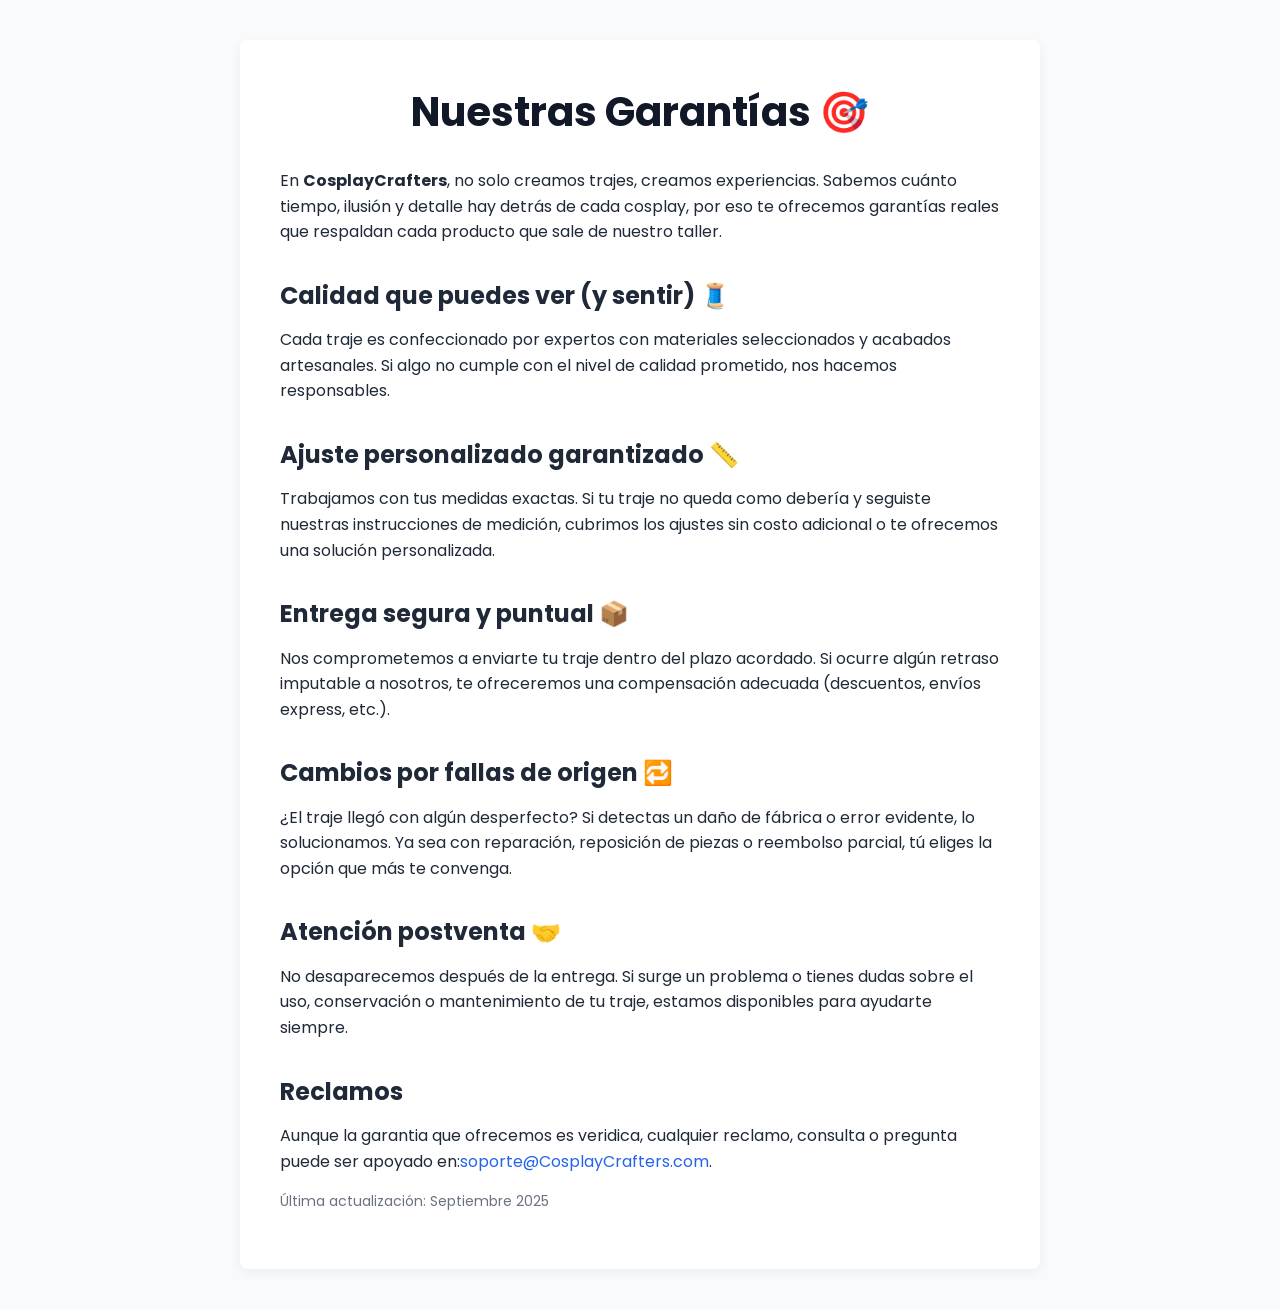
<file: Garantias.html>
<!DOCTYPE html>
<html lang="es">
<head>
    <meta charset="UTF-8">
    <meta name="viewport" content="width=device-width, initial-scale=1.0">
    <title>Política de Privacidad - EduTec</title>
    <link rel="stylesheet" href="index.html"> 
    <link rel="stylesheet" href="garantias.css">
    <link rel="stylesheet" href="https://fonts.googleapis.com/css2?family=Poppins:wght@300;400;500;600;700&display=swap">

</head>
<body>
    <main class="container mx-auto px-4 py-12 text-gray-800">
        <h1 class="text-3xl font-bold mb-6" align="center"> Nuestras Garantías 🎯</h1>

        <p class="mb-4">En <strong>CosplayCrafters</strong>, no solo creamos trajes, creamos experiencias. Sabemos cuánto tiempo, ilusión y detalle hay detrás de cada cosplay, por eso te ofrecemos garantías reales que respaldan cada producto que sale de nuestro taller.</p>

        <h2 class="text-2xl font-semibold mt-6 mb-2"> Calidad que puedes ver (y sentir) 🧵</h2>
         <p> Cada traje es confeccionado por expertos con materiales seleccionados y acabados artesanales. Si algo no cumple con el nivel de calidad prometido, nos hacemos responsables.</p>
        
         <h2 class="text-2xl font-semibold mt-6 mb-2"> Ajuste personalizado garantizado 📏</h2>
        <p class="mb-4"> Trabajamos con tus medidas exactas. Si tu traje no queda como debería y seguiste nuestras instrucciones de medición, cubrimos los ajustes sin costo adicional o te ofrecemos una solución personalizada.</p>

        <h2 class="text-2xl font-semibold mt-6 mb-2">  Entrega segura y puntual 📦</h2>
        <p class="mb-4">Nos comprometemos a enviarte tu traje dentro del plazo acordado. Si ocurre algún retraso imputable a nosotros, te ofreceremos una compensación adecuada (descuentos, envíos express, etc.).</p>

        
        <h2 class="text-2xl font-semibold mt-6 mb-2"> Cambios por fallas de origen 🔁</h2>
        <p class="mb-4"> ¿El traje llegó con algún desperfecto? Si detectas un daño de fábrica o error evidente, lo solucionamos. Ya sea con reparación, reposición de piezas o reembolso parcial, tú eliges la opción que más te convenga.</p>

        <h2 class="text-2xl font-semibold mt-6 mb-2"> Atención postventa 🤝</h2>
        <p class="mb-4">No desaparecemos después de la entrega. Si surge un problema o tienes dudas sobre el uso, conservación o mantenimiento de tu traje, estamos disponibles para ayudarte siempre.</p>

        <h2 class="text-2xl font-semibold mt-6 mb-2">Reclamos</h2>
        <p>Aunque la garantia que ofrecemos es veridica, cualquier reclamo, consulta o pregunta puede ser apoyado en:<a href="mailto:soporte@CosplayCrafters.com" class="text-blue-600">soporte@CosplayCrafters.com</a>.</p>

        

        <p class="mt-6 text-sm text-gray-500">Última actualización: Septiembre 2025</p>
    </main>
</body>
</html>
</file>
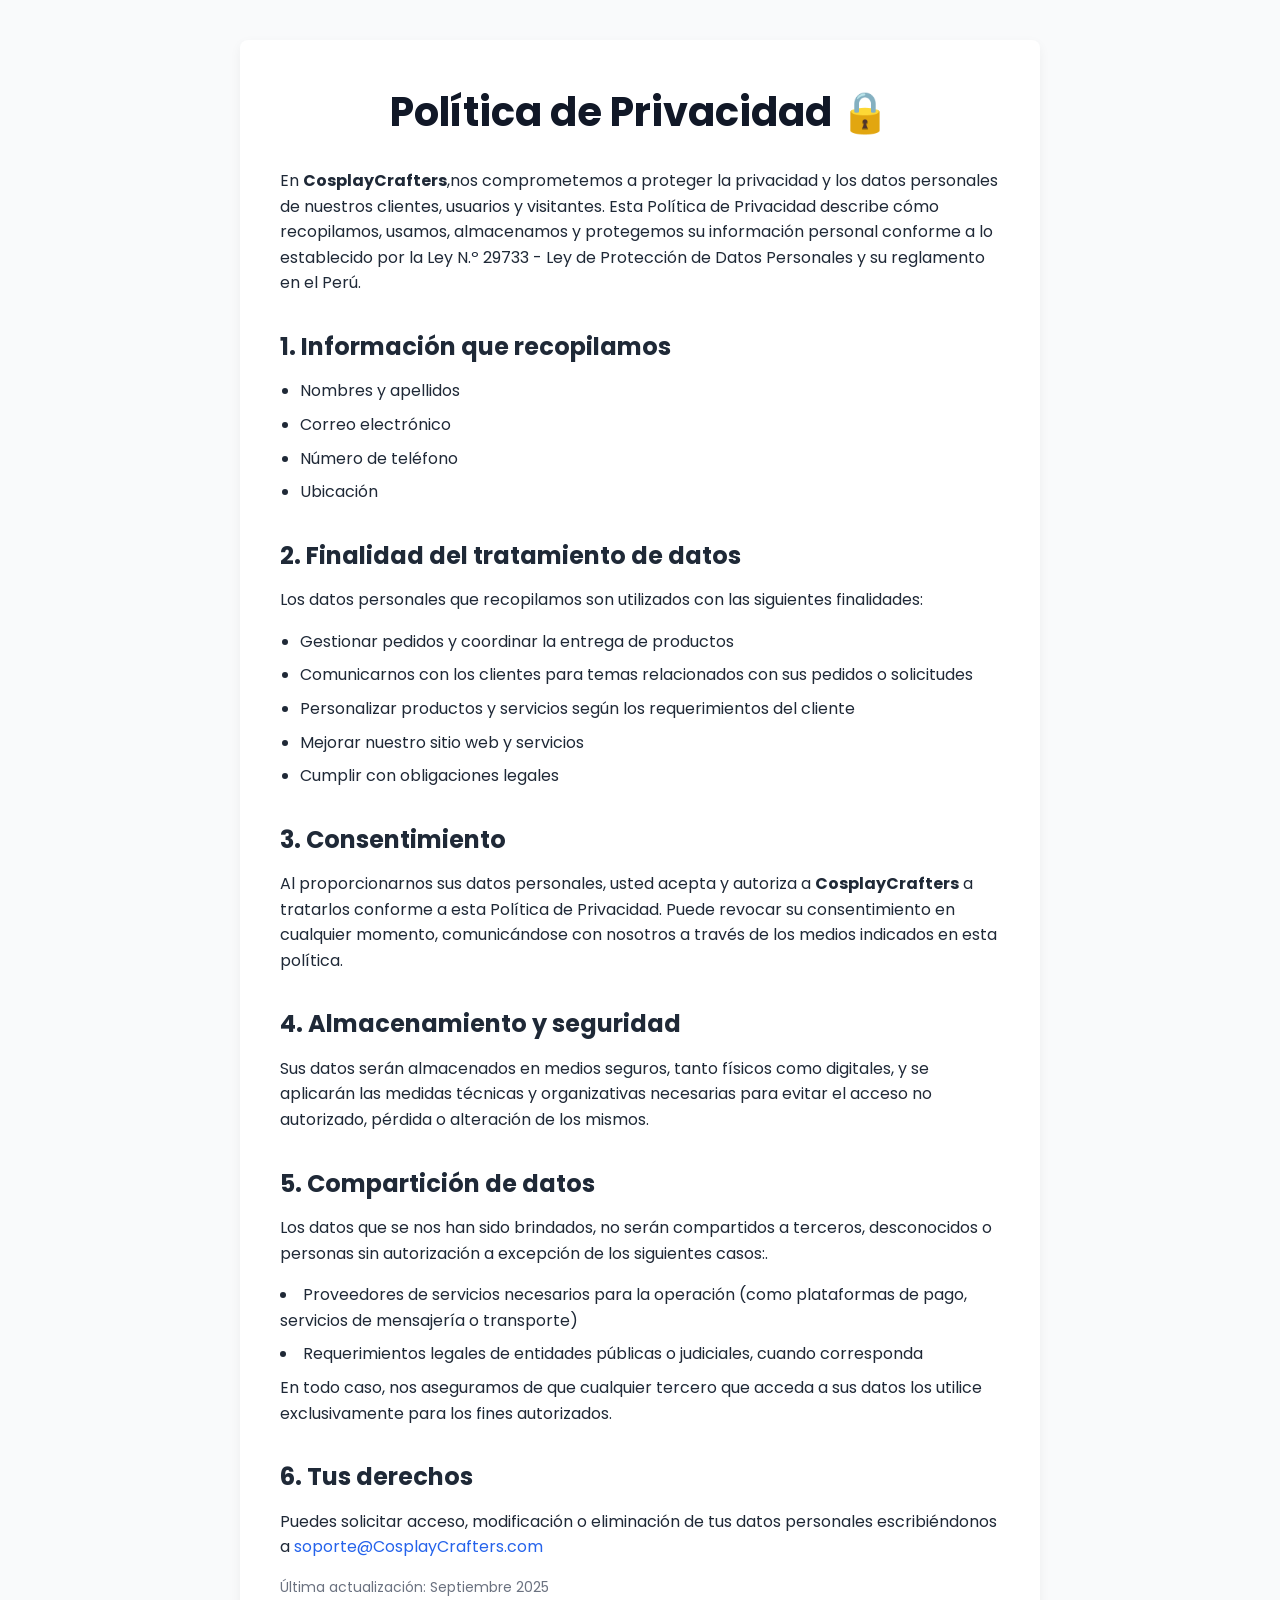
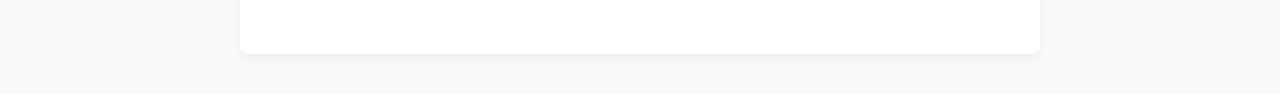
<file: politica.html>
<!DOCTYPE html>
<html lang="es">
<head>
    <meta charset="UTF-8">
    <meta name="viewport" content="width=device-width, initial-scale=1.0">
    <title>Política de Privacidad - EduTec</title>
    <link rel="stylesheet" href="index.html">
    <link rel="stylesheet" href="politica.css">
    <link rel="stylesheet" href="https://fonts.googleapis.com/css2?family=Poppins:wght@300;400;500;600;700&display=swap">

</head>
<body>
    <main class="container mx-auto px-4 py-12 text-gray-800">
        <h1 class="text-3xl font-bold mb-6" align="center">Política de Privacidad 🔒</h1>

        <p class="mb-4">En <strong>CosplayCrafters</strong>,nos comprometemos a proteger la privacidad y los datos personales de nuestros clientes, usuarios y visitantes. Esta Política de Privacidad describe cómo recopilamos, usamos, almacenamos y protegemos su información personal conforme a lo establecido por la Ley N.º 29733 - Ley de Protección de Datos Personales y su reglamento en el Perú.</p>

        <h2 class="text-2xl font-semibold mt-6 mb-2">1. Información que recopilamos</h2>
        <ul class="list-disc ml-6 mb-4">
            <li>Nombres y apellidos</li>
            <li>Correo electrónico</li>
            <li>Número de teléfono</li>
            <li>Ubicación</li>
        </ul>

        <h2 class="text-2xl font-semibold mt-6 mb-2">2. Finalidad del tratamiento de datos</h2>
        <p class="mb-4">Los datos personales que recopilamos son utilizados con las siguientes finalidades:</p>
        <ul class="list-disc ml-6 mb-4">
            <li>Gestionar pedidos y coordinar la entrega de productos</li>
            <li>Comunicarnos con los clientes para temas relacionados con sus pedidos o solicitudes</li>
            <li>Personalizar productos y servicios según los requerimientos del cliente</li>
            <li>Mejorar nuestro sitio web y servicios</li>
            <li>Cumplir con obligaciones legales</li>
        </ul>

        <h2 class="text-2xl font-semibold mt-6 mb-2">3. Consentimiento</h2>
        <p class="mb-4">Al proporcionarnos sus datos personales, usted acepta y autoriza a <strong>CosplayCrafters</strong> a tratarlos conforme a esta Política de Privacidad. Puede revocar su consentimiento en cualquier momento, comunicándose con nosotros a través de los medios indicados en esta política.</p>

        <h2 class="text-2xl font-semibold mt-6 mb-2">4. Almacenamiento y seguridad</h2>
        <p class="mb-4">Sus datos serán almacenados en medios seguros, tanto físicos como digitales, y se aplicarán las medidas técnicas y organizativas necesarias para evitar el acceso no autorizado, pérdida o alteración de los mismos.</p>

        <h2 class="text-2xl font-semibold mt-6 mb-2">5. Compartición de datos</h2>
        <p class="mb-4">Los datos que se nos han sido brindados, no serán compartidos a terceros, desconocidos o personas sin autorización a excepción de los siguientes casos:<a href="mailto:soporte@edutec.com" class="text-blue-600"></a>.</p>
             <li>Proveedores de servicios necesarios para la operación (como plataformas de pago, servicios de mensajería o transporte)</li>
             <li>Requerimientos legales de entidades públicas o judiciales, cuando corresponda</li>
        <p>En todo caso, nos aseguramos de que cualquier tercero que acceda a sus datos los utilice exclusivamente para los fines autorizados.</p>
        <h2 class="text-2xl font-semibold mt-6 mb-2">6. Tus derechos</h2>
        <p class="mb-4">Puedes solicitar acceso, modificación o eliminación de tus datos personales escribiéndonos a <a href="mailto:soporte@CosplayCrafters.com" class="text-blue-600">soporte@CosplayCrafters.com</a></p>
        <p class="mt-6 text-sm text-gray-500">Última actualización: Septiembre 2025</p>
    
    </main>
</body>
</html>
</file>
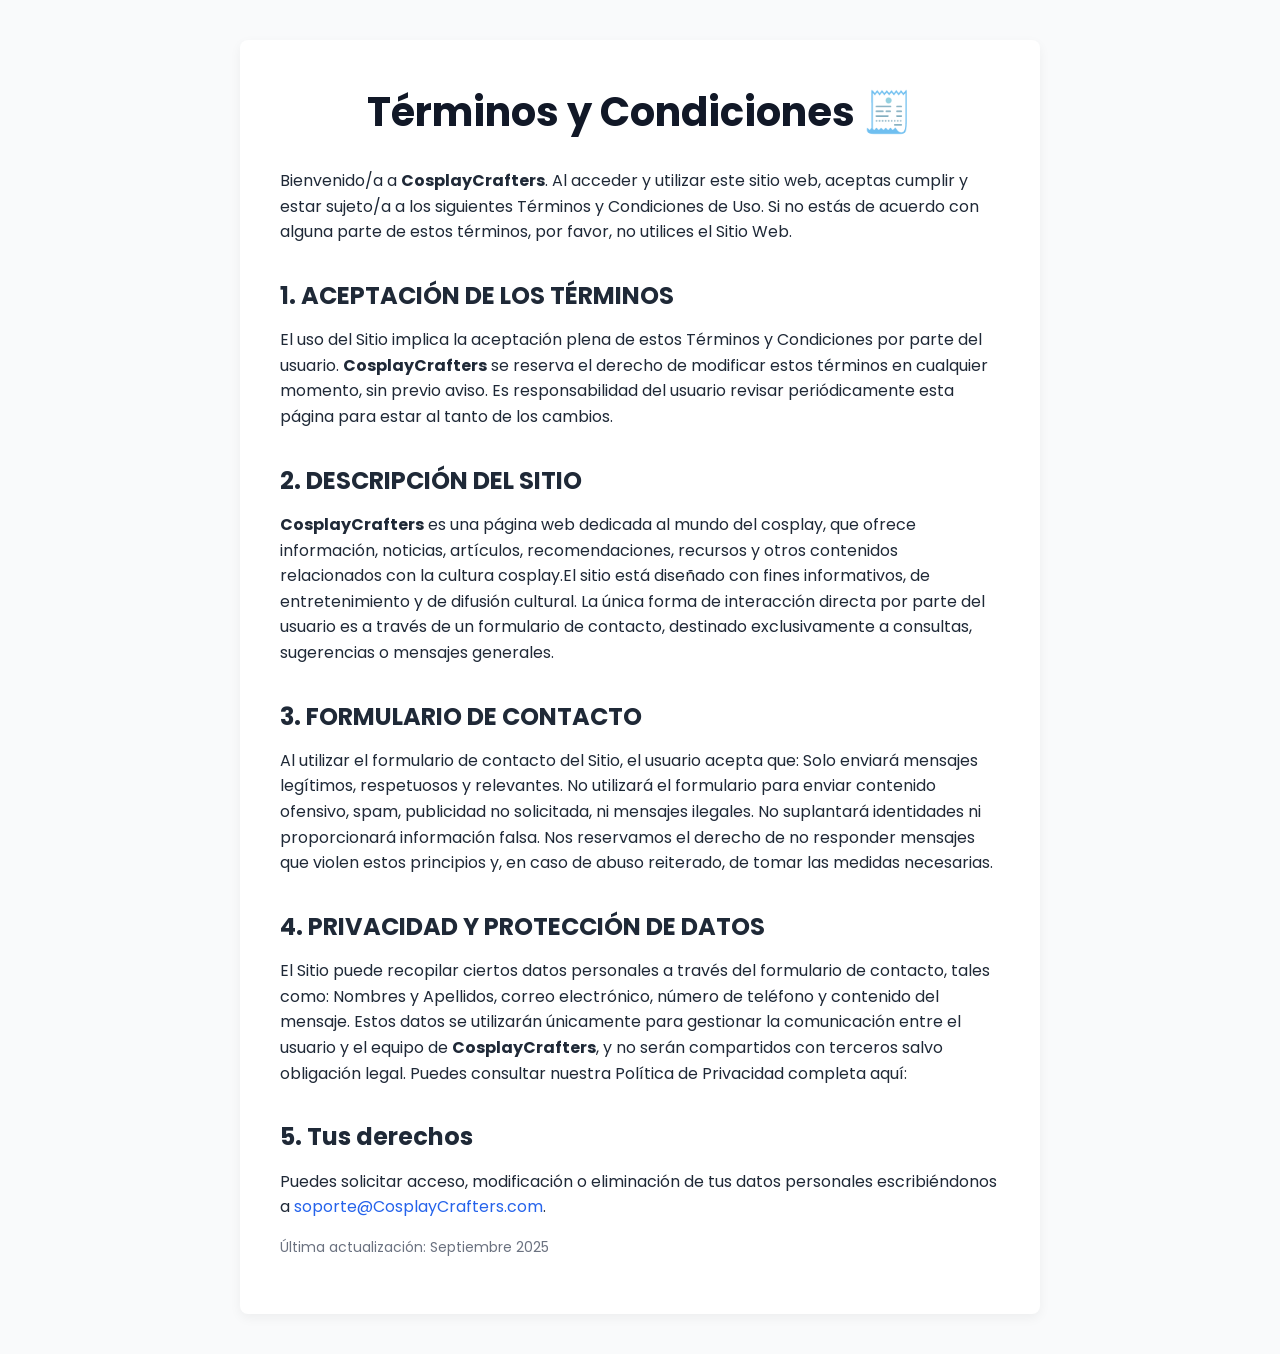
<file: Terminos y condiciones.html>
<!DOCTYPE html>
<html lang="es">
<head>
    <meta charset="UTF-8">
    <meta name="viewport" content="width=device-width, initial-scale=1.0">
    <title>Términos y Condiciones - CosplayCrafters</title>
    <link rel="stylesheet" href="index.html"> 
    <link rel="stylesheet" href="terminos.css">
    <link rel="stylesheet" href="https://fonts.googleapis.com/css2?family=Poppins:wght@300;400;500;600;700&display=swap">

</head>
<body>
    <main class="container mx-auto px-4 py-12 text-gray-800">
        <h1 class="text-3xl font-bold mb-6" align="center">Términos y Condiciones 🧾</h1>

        <p class="mb-4">Bienvenido/a a <strong>CosplayCrafters</strong>. Al acceder y utilizar este sitio web, aceptas cumplir y estar sujeto/a a los siguientes Términos y Condiciones de Uso. Si no estás de acuerdo con alguna parte de estos términos, por favor, no utilices el Sitio Web.</p>

        <h2 class="text-2xl font-semibold mt-6 mb-2">1. ACEPTACIÓN DE LOS TÉRMINOS</h2>
        <p>El uso del Sitio implica la aceptación plena de estos Términos y Condiciones por parte del usuario. <strong>CosplayCrafters</strong> se reserva el derecho de modificar estos términos en cualquier momento, sin previo aviso. Es responsabilidad del usuario revisar periódicamente esta página para estar al tanto de los cambios.</p>

        <h2 class="text-2xl font-semibold mt-6 mb-2">2. DESCRIPCIÓN DEL SITIO</h2>
        <p class="mb-4"><strong>CosplayCrafters</strong> es una página web dedicada al mundo del cosplay, que ofrece información, noticias, artículos, recomendaciones, recursos y otros contenidos relacionados con la cultura cosplay.El sitio está diseñado con fines informativos, de entretenimiento y de difusión cultural. La única forma de interacción directa por parte del usuario es a través de un formulario de contacto, destinado exclusivamente a consultas, sugerencias o mensajes generales.</p>
        
        <h2 class="text-2xl font-semibold mt-6 mb-2">3. FORMULARIO DE CONTACTO</h2>
        <p class="mb-4">Al utilizar el formulario de contacto del Sitio, el usuario acepta que:

             Solo enviará mensajes legítimos, respetuosos y relevantes.

             No utilizará el formulario para enviar contenido ofensivo, spam, publicidad no solicitada, ni mensajes ilegales.
     
             No suplantará identidades ni proporcionará información falsa.

             Nos reservamos el derecho de no responder mensajes que violen estos principios y, en caso de abuso reiterado, de tomar las medidas necesarias.</p>

        <h2 class="text-2xl font-semibold mt-6 mb-2">4. PRIVACIDAD Y PROTECCIÓN DE DATOS</h2>
        <p class="mb-4">El Sitio puede recopilar ciertos datos personales a través del formulario de contacto, tales como: Nombres y Apellidos, correo electrónico, número de teléfono y contenido del mensaje.

              Estos datos se utilizarán únicamente para gestionar la comunicación entre el usuario y el equipo de <strong>CosplayCrafters</strong>, y no serán compartidos con terceros salvo obligación legal.

              Puedes consultar nuestra Política de Privacidad completa aquí: <link rel="stylesheet" href="politica.html"></p>

        <h2 class="text-2xl font-semibold mt-6 mb-2">5. Tus derechos</h2>
        <p class="mb-4">Puedes solicitar acceso, modificación o eliminación de tus datos personales escribiéndonos a <a href="mailto:soporte@CosplayCrafters.com" class="text-blue-600">soporte@CosplayCrafters.com</a>.</p>

        <p class="mt-6 text-sm text-gray-500">Última actualización: Septiembre 2025</p>
    </main>
</body>
</html>
</file>
<file: garantias.css>
/* === Reset básico === */
* {
  margin: 0;
  padding: 0;
  box-sizing: border-box;

}

/* === Estilos generales === */
body {
  font-family: 'Poppins';
  line-height: 1.6;
  background-color: #f9fafb;
  color: #1f2937; /* gris oscuro */
  padding: 40px 20px;
}

/* === Contenedor principal === */
main {
  max-width: 800px;
  margin: 0 auto;
  background-color: #ffffff;
  padding: 40px;
  border-radius: 8px;
  box-shadow: 0 4px 12px rgba(0, 0, 0, 0.05);
}

/* === Títulos === */
h1 {
  font-size: 2.5rem;
  color: #111827; /* gris muy oscuro */
  margin-bottom: 24px;
}

h2 {
  font-size: 1.5rem;
  color: #1f2937;
  margin-top: 32px;
  margin-bottom: 12px;
}

/* === Párrafos y listas === */
p {
  margin-bottom: 16px;
  font-size: 1rem;
}

ul {
  margin-bottom: 24px;
  padding-left: 20px;
}

li {
  margin-bottom: 8px;
}

/* === Enlaces === */
a {
  color: #2563eb; /* azul */
  text-decoration: none;
}

a:hover {
  text-decoration: underline;
}

/* === Texto pequeño === */
.text-sm {
  font-size: 0.875rem;
  color: #6b7280;
}

/* === Responsive === */
@media (max-width: 600px) {
  main {
    padding: 20px;
  }

  h1 {
    font-size: 2rem;
  }

  h2 {
    font-size: 1.25rem;
  }
}
</file>
<file: politica.css>
/* === Reset básico === */
* {
  margin: 0;
  padding: 0;
  box-sizing: border-box;

}

/* === Estilos generales === */
body {
  font-family: 'Poppins';
  line-height: 1.6;
  background-color: #f9fafb;
  color: #1f2937; /* gris oscuro */
  padding: 40px 20px;
}

/* === Contenedor principal === */
main {
  max-width: 800px;
  margin: 0 auto;
  background-color: #ffffff;
  padding: 40px;
  border-radius: 8px;
  box-shadow: 0 4px 12px rgba(0, 0, 0, 0.05);
}

/* === Títulos === */
h1 {
  font-size: 2.5rem;
  color: #111827; /* gris muy oscuro */
  margin-bottom: 24px;
}

h2 {
  font-size: 1.5rem;
  color: #1f2937;
  margin-top: 32px;
  margin-bottom: 12px;
}

/* === Párrafos y listas === */
p {
  margin-bottom: 16px;
  font-size: 1rem;
}

ul {
  margin-bottom: 24px;
  padding-left: 20px;
}

li {
  margin-bottom: 8px;
}

/* === Enlaces === */
a {
  color: #2563eb; /* azul */
  text-decoration: none;
}

a:hover {
  text-decoration: underline;
}

/* === Texto pequeño === */
.text-sm {
  font-size: 0.875rem;
  color: #6b7280;
}

/* === Responsive === */
@media (max-width: 600px) {
  main {
    padding: 20px;
  }

  h1 {
    font-size: 2rem;
  }

  h2 {
    font-size: 1.25rem;
  }
}
</file>
<file: terminos.css>
/* === Reset básico === */
* {
  margin: 0;
  padding: 0;
  box-sizing: border-box;

}

/* === Estilos generales === */
body {
  font-family: 'Poppins';
  line-height: 1.6;
  background-color: #f9fafb;
  color: #1f2937; /* gris oscuro */
  padding: 40px 20px;
}

/* === Contenedor principal === */
main {
  max-width: 800px;
  margin: 0 auto;
  background-color: #ffffff;
  padding: 40px;
  border-radius: 8px;
  box-shadow: 0 4px 12px rgba(0, 0, 0, 0.05);
}

/* === Títulos === */
h1 {
  font-size: 2.5rem;
  color: #111827; /* gris muy oscuro */
  margin-bottom: 24px;
}

h2 {
  font-size: 1.5rem;
  color: #1f2937;
  margin-top: 32px;
  margin-bottom: 12px;
}

/* === Párrafos y listas === */
p {
  margin-bottom: 16px;
  font-size: 1rem;
}

ul {
  margin-bottom: 24px;
  padding-left: 20px;
}

li {
  margin-bottom: 8px;
}

/* === Enlaces === */
a {
  color: #2563eb; /* azul */
  text-decoration: none;
}

a:hover {
  text-decoration: underline;
}

/* === Texto pequeño === */
.text-sm {
  font-size: 0.875rem;
  color: #6b7280;
}

/* === Responsive === */
@media (max-width: 600px) {
  main {
    padding: 20px;
  }

  h1 {
    font-size: 2rem;
  }

  h2 {
    font-size: 1.25rem;
  }
}
</file>
